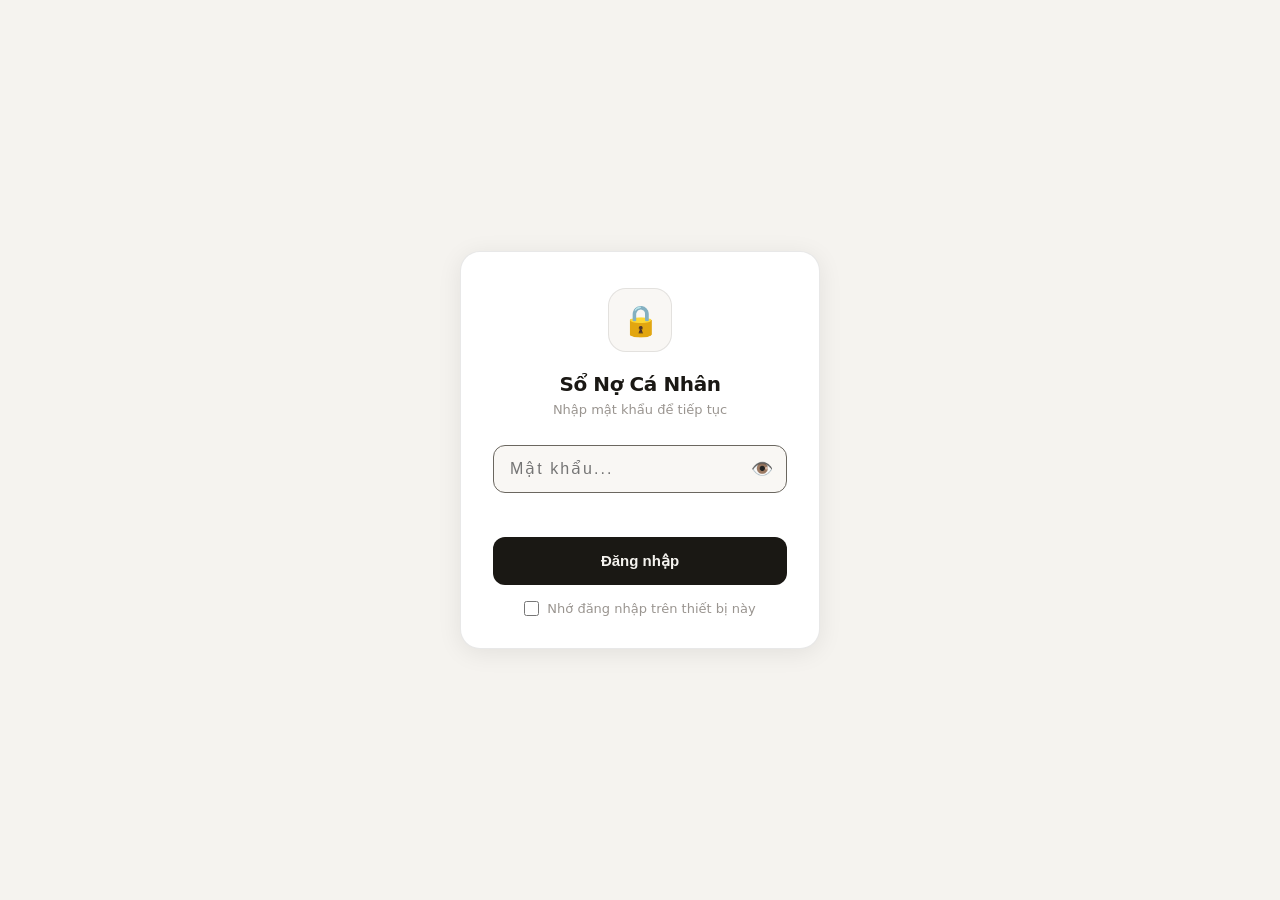
<file: index.html>
<!DOCTYPE html>
<html lang="vi">
<head>
<meta charset="UTF-8" />
<meta name="viewport" content="width=device-width, initial-scale=1.0" />
<title>Sổ Nợ – Quản lý nợ cá nhân</title>
<style>
  :root {
    --bg: #f5f3ef;
    --surface: #ffffff;
    --surface2: #f9f7f4;
    --border: rgba(0,0,0,0.09);
    --border2: rgba(0,0,0,0.15);
    --text: #1a1814;
    --text2: #6b6760;
    --text3: #9a9590;
    --owe-bg: #fff5f5;
    --owe-accent: #c0392b;
    --owe-light: #fde8e8;
    --lend-bg: #f0fbf5;
    --lend-accent: #1a7a4a;
    --lend-light: #d4f5e4;
    --row-hover: rgba(0,0,0,0.03);
    --row-active: rgba(0,0,0,0.05);
    --shadow: 0 1px 3px rgba(0,0,0,0.08);
    --radius: 12px;
  }
  [data-theme="dark"] {
    --bg: #141210;
    --surface: #1e1c18;
    --surface2: #262420;
    --border: rgba(255,255,255,0.08);
    --border2: rgba(255,255,255,0.14);
    --text: #f0ede8;
    --text2: #9a9590;
    --text3: #6b6760;
    --owe-bg: #2a1616;
    --owe-accent: #e05c5c;
    --owe-light: #3d1f1f;
    --lend-bg: #0f2018;
    --lend-accent: #4eca80;
    --lend-light: #1a3328;
    --row-hover: rgba(255,255,255,0.03);
    --row-active: rgba(255,255,255,0.06);
    --shadow: 0 1px 4px rgba(0,0,0,0.3);
  }
  [data-theme="pink"] {
    --bg: #fdf0f5;
    --surface: #ffffff;
    --surface2: #fdf5f8;
    --border: rgba(180,60,120,0.1);
    --border2: rgba(180,60,120,0.2);
    --text: #2a0a18;
    --text2: #8a4060;
    --text3: #b07090;
    --owe-bg: #fff0f5;
    --owe-accent: #c0146a;
    --owe-light: #ffd6e8;
    --lend-bg: #f5f0ff;
    --lend-accent: #6b35b0;
    --lend-light: #e0d0ff;
    --row-hover: rgba(180,60,120,0.04);
    --row-active: rgba(180,60,120,0.08);
    --shadow: 0 1px 3px rgba(180,60,120,0.1);
  }
  * { box-sizing: border-box; margin: 0; padding: 0; }
  body { background: var(--bg); font-family: 'Segoe UI', system-ui, sans-serif; color: var(--text); min-height: 100vh; transition: background 0.2s, color 0.2s; }
  .app { max-width: 960px; margin: 0 auto; padding: 20px 16px 40px; }
  .header { display: flex; align-items: center; justify-content: space-between; margin-bottom: 20px; }
  .logo { display: flex; align-items: center; gap: 10px; }
  .logo-icon { width: 36px; height: 36px; background: var(--text); border-radius: 10px; display: flex; align-items: center; justify-content: center; flex-shrink: 0; }
  .logo-icon svg { width: 18px; height: 18px; fill: var(--bg); }
  .logo h1 { font-size: 17px; font-weight: 600; letter-spacing: -0.3px; color: var(--text); }
  .logo p { font-size: 12px; color: var(--text3); margin-top: 1px; }
  .theme-btns { display: flex; gap: 6px; }
  .theme-btn { width: 28px; height: 28px; border-radius: 8px; border: 1.5px solid var(--border2); cursor: pointer; transition: transform 0.15s, border-color 0.15s; display: flex; align-items: center; justify-content: center; font-size: 13px; background: var(--surface); color: var(--text2); }
  .theme-btn:hover { transform: scale(1.1); }
  .theme-btn.active { border-color: var(--text); color: var(--text); }
  .summary-bar { display: grid; grid-template-columns: 1fr 1fr 1fr; gap: 10px; margin-bottom: 20px; }
  .sum-card { background: var(--surface); border: 0.5px solid var(--border); border-radius: var(--radius); padding: 12px 16px; }
  .sum-label { font-size: 11px; color: var(--text3); text-transform: uppercase; letter-spacing: 0.5px; margin-bottom: 4px; }
  .sum-value { font-size: 20px; font-weight: 600; letter-spacing: -0.5px; }
  .sum-value.owe { color: var(--owe-accent); }
  .sum-value.lend { color: var(--lend-accent); }
  .sum-value.net { color: var(--text); }
  .sum-value.net.pos { color: var(--lend-accent); }
  .sum-value.net.neg { color: var(--owe-accent); }
  .boards { display: grid; grid-template-columns: 1fr 1fr; gap: 16px; }
  @media (max-width: 640px) { .boards { grid-template-columns: 1fr; } .summary-bar { grid-template-columns: 1fr 1fr; } .summary-bar .sum-card:last-child { grid-column: span 2; } }
  .board { background: var(--surface); border: 0.5px solid var(--border); border-radius: var(--radius); overflow: hidden; box-shadow: var(--shadow); }
  .board-header { padding: 14px 16px 12px; display: flex; align-items: center; gap: 10px; border-bottom: 0.5px solid var(--border); }
  .board-icon { width: 32px; height: 32px; border-radius: 8px; display: flex; align-items: center; justify-content: center; flex-shrink: 0; }
  .owe .board-icon { background: var(--owe-light); }
  .lend .board-icon { background: var(--lend-light); }
  .board-icon svg { width: 16px; height: 16px; }
  .owe .board-icon svg { fill: var(--owe-accent); }
  .lend .board-icon svg { fill: var(--lend-accent); }
  .board-title { font-size: 13px; font-weight: 600; color: var(--text); }
  .board-sub { font-size: 11px; color: var(--text3); margin-top: 1px; }
  .add-row { padding: 10px 12px; border-bottom: 0.5px solid var(--border); display: flex; gap: 6px; background: var(--surface2); }
  .add-input { flex: 1; height: 32px; border: 0.5px solid var(--border2); border-radius: 8px; padding: 0 10px; font-size: 13px; background: var(--surface); color: var(--text); outline: none; transition: border-color 0.15s; }
  .add-input:focus { border-color: var(--text2); }
  .add-input::placeholder { color: var(--text3); }
  .add-btn { height: 32px; padding: 0 14px; border-radius: 8px; border: none; font-size: 13px; font-weight: 500; cursor: pointer; transition: opacity 0.15s, transform 0.1s; }
  .add-btn:active { transform: scale(0.96); }
  .owe .add-btn { background: var(--owe-accent); color: #fff; }
  .lend .add-btn { background: var(--lend-accent); color: #fff; }
  .rows { }
  .row { border-bottom: 0.5px solid var(--border); cursor: pointer; transition: background 0.12s; }
  .row:last-child { border-bottom: none; }
  .row:hover { background: var(--row-hover); }
  .row-main { display: flex; align-items: center; padding: 10px 14px; gap: 10px; }
  .row-avatar { width: 30px; height: 30px; border-radius: 50%; display: flex; align-items: center; justify-content: center; font-size: 12px; font-weight: 600; flex-shrink: 0; }
  .owe .row-avatar { background: var(--owe-light); color: var(--owe-accent); }
  .lend .row-avatar { background: var(--lend-light); color: var(--lend-accent); }
  .row-name { flex: 1; font-size: 14px; font-weight: 500; color: var(--text); white-space: nowrap; overflow: hidden; text-overflow: ellipsis; }
  .row-amount { font-size: 14px; font-weight: 600; letter-spacing: -0.3px; }
  .owe .row-amount { color: var(--owe-accent); }
  .lend .row-amount { color: var(--lend-accent); }
  .row-actions { padding: 0 12px 10px; display: none; gap: 6px; }
  .row-actions.open { display: flex; }
  .act-input { flex: 1; height: 32px; border: 0.5px solid var(--border2); border-radius: 8px; padding: 0 10px; font-size: 13px; background: var(--surface); color: var(--text); outline: none; }
  .act-input:focus { border-color: var(--text2); }
  .act-input::placeholder { color: var(--text3); }
  .act-btn { height: 32px; width: 36px; border-radius: 8px; border: 0.5px solid var(--border2); background: var(--surface2); color: var(--text); font-size: 15px; cursor: pointer; display: flex; align-items: center; justify-content: center; transition: background 0.12s, transform 0.1s; }
  .act-btn:hover { background: var(--row-active); }
  .act-btn:active { transform: scale(0.92); }
  .act-btn.del { color: var(--owe-accent); }
  .empty { padding: 28px 16px; text-align: center; color: var(--text3); font-size: 13px; }

  /* ── Mobile mode ── */
  .view-btn { width: 28px; height: 28px; border-radius: 8px; border: 1.5px solid var(--border2); cursor: pointer; transition: transform 0.15s, border-color 0.15s; display: flex; align-items: center; justify-content: center; font-size: 14px; background: var(--surface); color: var(--text2); }
  .view-btn:hover { transform: scale(1.1); }
  .view-btn.active { border-color: var(--text); color: var(--text); }

  body.mobile-mode .boards { grid-template-columns: 1fr; }
  body.mobile-mode .summary-bar { grid-template-columns: 1fr; }
  body.mobile-mode .summary-bar .sum-card:last-child { grid-column: span 1; }
  body.mobile-mode .sum-label { font-size: 13px; }
  body.mobile-mode .sum-value { font-size: 26px; }
  body.mobile-mode .board-title { font-size: 16px; }
  body.mobile-mode .board-sub { font-size: 13px; }
  body.mobile-mode .board-icon { width: 38px; height: 38px; }
  body.mobile-mode .board-icon svg { width: 20px; height: 20px; }
  body.mobile-mode .add-row { padding: 12px 14px; gap: 8px; flex-wrap: wrap; }
  body.mobile-mode .add-input { height: 44px; font-size: 16px; border-radius: 10px; }
  body.mobile-mode .add-input[style*="max-width"] { max-width: 100% !important; flex: 1 1 100%; }
  body.mobile-mode .add-btn { height: 44px; font-size: 16px; border-radius: 10px; flex: 1 1 100%; }
  body.mobile-mode .row-main { padding: 14px 16px; gap: 12px; }
  body.mobile-mode .row-avatar { width: 40px; height: 40px; font-size: 15px; }
  body.mobile-mode .row-name { font-size: 17px; }
  body.mobile-mode .row-amount { font-size: 17px; }
  body.mobile-mode .row-actions { padding: 0 14px 14px; gap: 8px; flex-wrap: wrap; }
  body.mobile-mode .act-input { height: 44px; font-size: 16px; flex: 1 1 100%; }
  body.mobile-mode .act-btn { height: 44px; flex: 1; font-size: 18px; border-radius: 10px; }
  body.mobile-mode .logo h1 { font-size: 20px; }
  body.mobile-mode .logo p { font-size: 14px; }
  body.mobile-mode .logo-icon { width: 42px; height: 42px; border-radius: 12px; }
  body.mobile-mode .logo-icon svg { width: 22px; height: 22px; }
  body.mobile-mode .app { padding: 16px 12px 60px; }
  body.mobile-mode .theme-btn { width: 34px; height: 34px; font-size: 16px; }
  body.mobile-mode .view-btn { width: 34px; height: 34px; font-size: 16px; }
  body.mobile-mode .board-header { padding: 16px 16px 14px; }

  /* ── Lock screen ── */
  #lock-screen { position: fixed; inset: 0; background: var(--bg); display: flex; align-items: center; justify-content: center; z-index: 9999; padding: 24px; transition: opacity 0.3s; }
  #lock-screen.hidden { display: none; }
  .lock-card { background: var(--surface); border: 0.5px solid var(--border); border-radius: 20px; padding: 36px 32px 32px; width: 100%; max-width: 360px; text-align: center; box-shadow: 0 4px 24px rgba(0,0,0,0.08); }
  .lock-icon { width: 64px; height: 64px; background: var(--surface2); border-radius: 18px; margin: 0 auto 20px; display: flex; align-items: center; justify-content: center; font-size: 30px; border: 0.5px solid var(--border); }
  .lock-title { font-size: 20px; font-weight: 700; color: var(--text); margin-bottom: 6px; letter-spacing: -0.4px; }
  .lock-sub { font-size: 13px; color: var(--text3); margin-bottom: 28px; }
  .lock-input-wrap { position: relative; margin-bottom: 14px; }
  .lock-input { width: 100%; height: 48px; border: 1px solid var(--border2); border-radius: 12px; padding: 0 44px 0 16px; font-size: 16px; background: var(--surface2); color: var(--text); outline: none; transition: border-color 0.15s; letter-spacing: 2px; }
  .lock-input:focus { border-color: var(--text2); }
  .lock-input.error { border-color: #c0392b; animation: shake 0.35s ease; }
  .lock-eye { position: absolute; right: 14px; top: 50%; transform: translateY(-50%); background: none; border: none; cursor: pointer; font-size: 18px; color: var(--text3); padding: 0; line-height: 1; }
  .lock-btn { width: 100%; height: 48px; border-radius: 12px; border: none; background: var(--text); color: var(--bg); font-size: 15px; font-weight: 600; cursor: pointer; transition: opacity 0.15s, transform 0.1s; margin-top: 4px; }
  .lock-btn:hover { opacity: 0.85; }
  .lock-btn:active { transform: scale(0.98); }
  .lock-err { font-size: 13px; color: #c0392b; margin-bottom: 8px; min-height: 18px; }
  .lock-remember { display: flex; align-items: center; gap: 8px; justify-content: center; margin-top: 16px; font-size: 13px; color: var(--text3); cursor: pointer; user-select: none; }
  .lock-remember input { cursor: pointer; accent-color: var(--text); width: 15px; height: 15px; }
  @keyframes shake { 0%,100%{transform:translateX(0)} 20%{transform:translateX(-8px)} 40%{transform:translateX(8px)} 60%{transform:translateX(-5px)} 80%{transform:translateX(5px)} }
</style>
</head>
<body>
<div id="lock-screen">
  <div class="lock-card">
    <div class="lock-icon">🔒</div>
    <div class="lock-title">Sổ Nợ Cá Nhân</div>
    <div class="lock-sub">Nhập mật khẩu để tiếp tục</div>
    <div class="lock-input-wrap">
      <input class="lock-input" id="lock-pass" type="password" placeholder="Mật khẩu..." onkeydown="if(event.key==='Enter')checkPass()" autocomplete="off" />
      <button class="lock-eye" id="lock-eye-btn" onclick="toggleEye()">👁️</button>
    </div>
    <div class="lock-err" id="lock-err"></div>
    <button class="lock-btn" onclick="checkPass()">Đăng nhập</button>
    <label class="lock-remember">
      <input type="checkbox" id="lock-remember" /> Nhớ đăng nhập trên thiết bị này
    </label>
  </div>
</div>
<div class="app" id="app">
  <div class="header">
    <div class="logo">
      <div class="logo-icon"><svg viewBox="0 0 24 24"><path d="M12 2C6.48 2 2 6.48 2 12s4.48 10 10 10 10-4.48 10-10S17.52 2 12 2zm1.41 16.09V20h-2.67v-1.93c-1.71-.36-3.16-1.46-3.27-3.4h1.96c.1 1.05.82 1.87 2.65 1.87 1.96 0 2.4-.98 2.4-1.59 0-.83-.44-1.61-2.67-2.14-2.48-.6-4.18-1.62-4.18-3.67 0-1.72 1.39-2.84 3.11-3.21V4h2.67v1.95c1.86.45 2.79 1.86 2.85 3.39H14.3c-.05-1.11-.64-1.87-2.22-1.87-1.5 0-2.4.68-2.4 1.64 0 .84.65 1.39 2.67 1.91s4.18 1.39 4.18 3.91c-.01 1.83-1.38 2.83-3.12 3.16z"/></svg></div>
      <div><h1>Sổ Nợ</h1><p>Quản lý nợ cá nhân</p></div>
    </div>
    <div style="display:flex;align-items:center;gap:8px;">
      <button class="view-btn" id="view-toggle-btn" onclick="toggleView()" title="Chuyển chế độ hiển thị">📱</button>
      <div style="width:1px;height:20px;background:var(--border2);margin:0 2px;"></div>
      <div class="theme-btns">
        <button class="theme-btn active" data-theme="light" onclick="setTheme('light')" title="Sáng">☀️</button>
        <button class="theme-btn" data-theme="dark" onclick="setTheme('dark')" title="Tối">🌙</button>
        <button class="theme-btn" data-theme="pink" onclick="setTheme('pink')" title="Hồng">🌸</button>
      </div>
    </div>
  </div>

  <div class="summary-bar">
    <div class="sum-card">
      <div class="sum-label">Bạn đang nợ</div>
      <div class="sum-value owe" id="total-owe">0đ</div>
    </div>
    <div class="sum-card">
      <div class="sum-label">Người khác nợ</div>
      <div class="sum-value lend" id="total-lend">0đ</div>
    </div>
    <div class="sum-card">
      <div class="sum-label">Chênh lệch</div>
      <div class="sum-value net" id="total-net">0đ</div>
    </div>
  </div>

  <div class="boards">
    <div class="board owe" id="board-owe">
      <div class="board-header">
        <div class="board-icon"><svg viewBox="0 0 24 24"><path d="M12 2C6.48 2 2 6.48 2 12s4.48 10 10 10 10-4.48 10-10S17.52 2 12 2zm1.41 16.09V20h-2.67v-1.93c-1.71-.36-3.16-1.46-3.27-3.4h1.96c.1 1.05.82 1.87 2.65 1.87 1.96 0 2.4-.98 2.4-1.59 0-.83-.44-1.61-2.67-2.14-2.48-.6-4.18-1.62-4.18-3.67 0-1.72 1.39-2.84 3.11-3.21V4h2.67v1.95c1.86.45 2.79 1.86 2.85 3.39H14.3c-.05-1.11-.64-1.87-2.22-1.87-1.5 0-2.4.68-2.4 1.64 0 .84.65 1.39 2.67 1.91s4.18 1.39 4.18 3.91c-.01 1.83-1.38 2.83-3.12 3.16z"/></svg></div>
        <div><div class="board-title">📉 Bạn đang nợ</div><div class="board-sub" id="count-owe">0 người</div></div>
      </div>
      <div class="add-row">
        <input class="add-input" id="name-owe" placeholder="Tên người..." />
        <input class="add-input" id="amt-owe" placeholder="Số tiền..." style="max-width:120px" />
        <button class="add-btn" onclick="addEntry('owe')">+ Thêm</button>
      </div>
      <div class="rows" id="rows-owe"></div>
    </div>

    <div class="board lend" id="board-lend">
      <div class="board-header">
        <div class="board-icon"><svg viewBox="0 0 24 24"><path d="M12 2C6.48 2 2 6.48 2 12s4.48 10 10 10 10-4.48 10-10S17.52 2 12 2zm1.41 16.09V20h-2.67v-1.93c-1.71-.36-3.16-1.46-3.27-3.4h1.96c.1 1.05.82 1.87 2.65 1.87 1.96 0 2.4-.98 2.4-1.59 0-.83-.44-1.61-2.67-2.14-2.48-.6-4.18-1.62-4.18-3.67 0-1.72 1.39-2.84 3.11-3.21V4h2.67v1.95c1.86.45 2.79 1.86 2.85 3.39H14.3c-.05-1.11-.64-1.87-2.22-1.87-1.5 0-2.4.68-2.4 1.64 0 .84.65 1.39 2.67 1.91s4.18 1.39 4.18 3.91c-.01 1.83-1.38 2.83-3.12 3.16z"/></svg></div>
        <div><div class="board-title">📈 Người khác nợ bạn</div><div class="board-sub" id="count-lend">0 người</div></div>
      </div>
      <div class="add-row">
        <input class="add-input" id="name-lend" placeholder="Tên người..." />
        <input class="add-input" id="amt-lend" placeholder="Số tiền..." style="max-width:120px" />
        <button class="add-btn" onclick="addEntry('lend')">+ Thêm</button>
      </div>
      <div class="rows" id="rows-lend"></div>
    </div>
  </div>
</div>

<script>
var state = { owe: [], lend: [] };
var openRow = null;

function parseAmt(s) {
  if (!s) return 0;
  s = s.toString().trim().toLowerCase().replace(/,/g, '');
  if (s.endsWith('tr')) return parseFloat(s) * 1000000;
  if (s.endsWith('k')) return parseFloat(s) * 1000;
  return parseFloat(s) || 0;
}

function fmtFull(n) {
  return Math.round(n).toLocaleString('vi-VN') + 'đ';
}

function autoFmt(input) {
  var raw = input.value.replace(/[^0-9]/g, '');
  if (raw) input.value = parseInt(raw).toLocaleString('vi-VN');
  else input.value = '';
}

function initials(name) {
  return name.split(' ').map(function(w){return w[0];}).join('').toUpperCase().slice(0,2);
}

function save() {
  try { localStorage.setItem('sono_data', JSON.stringify(state)); } catch(e){}
}

function load() {
  try {
    var d = localStorage.getItem('sono_data');
    if (d) state = JSON.parse(d);
  } catch(e){}
}

function setTheme(t) {
  document.body.setAttribute('data-theme', t);
  document.querySelectorAll('.theme-btn').forEach(function(b){ b.classList.toggle('active', b.getAttribute('data-theme')===t); });
  try { localStorage.setItem('sono_theme', t); } catch(e){}
}

function render() {
  ['owe','lend'].forEach(function(type) {
    var list = state[type];
    var cont = document.getElementById('rows-'+type);
    var total = list.reduce(function(a,b){return a+b.amount;},0);
    document.getElementById('total-'+type).textContent = fmtFull(total);
    document.getElementById('count-'+type).textContent = list.length + ' người';
    if (!list.length) { cont.innerHTML = '<div class="empty">Chưa có dữ liệu</div>'; return; }
    cont.innerHTML = list.map(function(item, i) {
      return '<div class="row" id="row-'+type+'-'+i+'">'
        + '<div class="row-main" onclick="toggleRow(\''+type+'\','+i+')">'
        + '<div class="row-avatar">'+initials(item.name)+'</div>'
        + '<div class="row-name">'+item.name+'</div>'
        + '<div class="row-amount">'+fmtFull(item.amount)+'</div>'
        + '</div>'
        + '<div class="row-actions" id="act-'+type+'-'+i+'">'
        + '<input class="act-input" id="in-'+type+'-'+i+'" placeholder="Nhập tiền..." oninput="autoFmt(this)" onkeydown="actKey(event,\''+type+'\','+i+')" />'
        + '<button class="act-btn" title="Mượn thêm" onclick="adjust(\''+type+'\','+i+',1)">➕</button>'
        + '<button class="act-btn" title="Trả bớt" onclick="adjust(\''+type+'\','+i+',-1)">➖</button>'
        + '<button class="act-btn del" title="Xóa" onclick="del(\''+type+'\','+i+')">❌</button>'
        + '</div>'
        + '</div>';
    }).join('');
  });
  var owe = state.owe.reduce(function(a,b){return a+b.amount;},0);
  var lend = state.lend.reduce(function(a,b){return a+b.amount;},0);
  var net = lend - owe;
  var el = document.getElementById('total-net');
  el.textContent = (net>=0?'+':'')+fmtFull(net);
  el.className = 'sum-value net'+(net>0?' pos':net<0?' neg':'');
}

function toggleRow(type, i) {
  var id = type+'-'+i;
  if (openRow === id) {
    document.getElementById('act-'+id).classList.remove('open');
    openRow = null;
  } else {
    if (openRow) { var prev = document.getElementById('act-'+openRow); if(prev) prev.classList.remove('open'); }
    document.getElementById('act-'+id).classList.add('open');
    openRow = id;
    document.getElementById('in-'+id).focus();
  }
}

function getActAmt(type, i) {
  var raw = document.getElementById('in-'+type+'-'+i).value.replace(/,/g,'').replace(/\./g,'');
  return parseFloat(raw) || 0;
}

function adjust(type, i, sign) {
  var amt = getActAmt(type, i);
  if (!amt) return;
  state[type][i].amount = Math.max(0, state[type][i].amount + sign*amt);
  document.getElementById('in-'+type+'-'+i).value = '';
  save(); render();
  openRow = null;
}

function actKey(e, type, i) {
  if (e.key === 'Enter') adjust(type, i, 1);
}

function del(type, i) {
  state[type].splice(i, 1);
  openRow = null;
  save(); render();
}

function addEntry(type) {
  var nameEl = document.getElementById('name-'+type);
  var amtEl = document.getElementById('amt-'+type);
  var name = nameEl.value.trim();
  var raw = amtEl.value.replace(/,/g,'').replace(/\./g,'').toLowerCase();
  var amt = parseAmt(raw);
  if (!name || !amt) { nameEl.focus(); return; }
  state[type].push({name:name, amount:amt});
  nameEl.value = ''; amtEl.value = '';
  nameEl.focus();
  save(); render();
}

['amt-owe','amt-lend'].forEach(function(id) {
  var el = document.getElementById(id);
  if (el) {
    el.addEventListener('keydown', function(e){ if(e.key==='Enter') addEntry(id.replace('amt-','')); });
    el.addEventListener('input', function() {
      var v = this.value.toLowerCase();
      if (v.endsWith('k') || v.endsWith('tr')) return;
      autoFmt(this);
    });
  }
});

['name-owe','name-lend'].forEach(function(id) {
  var el = document.getElementById(id);
  if (el) el.addEventListener('keydown', function(e){ if(e.key==='Enter') document.getElementById(id.replace('name','amt')).focus(); });
});

load();
try {
  var t = localStorage.getItem('sono_theme') || 'light';
  setTheme(t);
} catch(e){ setTheme('light'); }

var isMobile = false;
function toggleView() {
  isMobile = !isMobile;
  document.body.classList.toggle('mobile-mode', isMobile);
  var btn = document.getElementById('view-toggle-btn');
  btn.textContent = isMobile ? '🖥️' : '📱';
  btn.title = isMobile ? 'Chuyển sang máy tính' : 'Chuyển sang điện thoại';
  btn.classList.toggle('active', isMobile);
  try { localStorage.setItem('sono_view', isMobile ? 'mobile' : 'desktop'); } catch(e){}
}
try {
  var savedView = localStorage.getItem('sono_view');
  if (savedView === 'mobile' || (!savedView && window.innerWidth < 600)) { toggleView(); }
} catch(e){}

render();

/* ── Lock ── */
var PASS = '0397670298';
function checkPass() {
  var inp = document.getElementById('lock-pass');
  var err = document.getElementById('lock-err');
  if (inp.value === PASS) {
    err.textContent = '';
    if (document.getElementById('lock-remember').checked) {
      try { localStorage.setItem('sono_auth', '1'); } catch(e){}
    }
    document.getElementById('lock-screen').classList.add('hidden');
    inp.value = '';
  } else {
    err.textContent = 'Mật khẩu không đúng, thử lại!';
    inp.classList.add('error');
    inp.value = '';
    setTimeout(function(){ inp.classList.remove('error'); inp.focus(); }, 400);
  }
}
function toggleEye() {
  var inp = document.getElementById('lock-pass');
  var btn = document.getElementById('lock-eye-btn');
  if (inp.type === 'password') { inp.type = 'text'; btn.textContent = '🙈'; }
  else { inp.type = 'password'; btn.textContent = '👁️'; }
}
try {
  if (localStorage.getItem('sono_auth') === '1') {
    document.getElementById('lock-screen').classList.add('hidden');
  } else {
    setTimeout(function(){ document.getElementById('lock-pass').focus(); }, 100);
  }
} catch(e){
  setTimeout(function(){ document.getElementById('lock-pass').focus(); }, 100);
}

</script>
</body>
</html>
</file>
